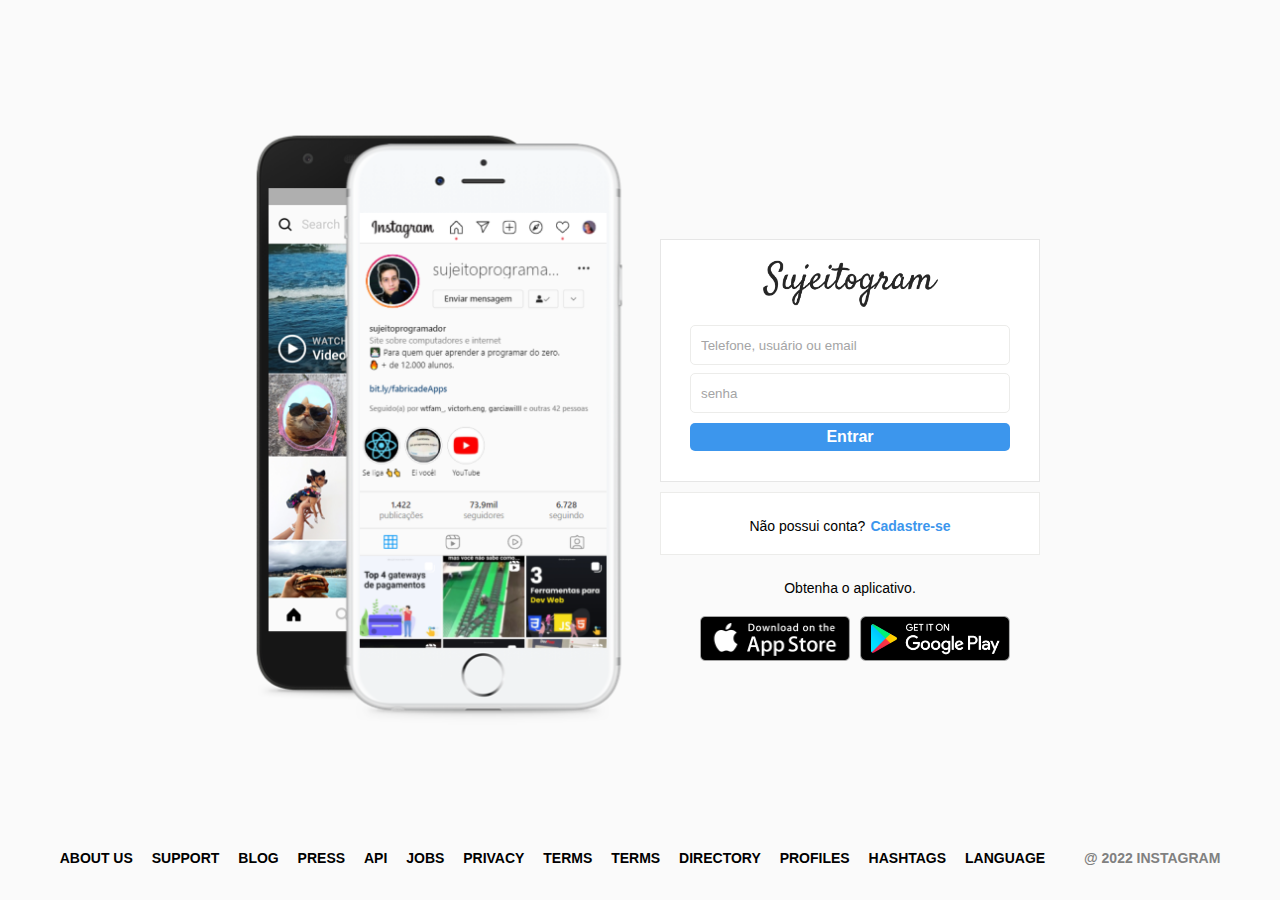
<file: index.html>
<!DOCTYPE html>
<html lang="pt-br">

<head>
  <meta charset="UTF-8">
  <meta name="viewport" content="width=device-width, initial-scale=1.0">
  <link rel="stylesheet" href="style.css" />
  <title>Jessicagram - Rede social</title>
</head>

<body>
  <div id="wrapper">
    <div id="container">
      <div class="column left">
      </div>
      <div class="column right">
        <div class="login-panel">
          <div class="logo">
            <img class="logo-img" src="assets/logo.png" alt="">
          </div>
          <form>
            <input type="text" placeholder="Telefone, usuário ou email" name="username" />
            <input type="password" placeholder="senha" name="password" />
            <input type="submit" value="Entrar" />
          </form>
        </div>
        <div class="create-download">
          <div class="create">
            <p>Não possui conta?</p>
            <a href="signup.html">Cadastre-se</a>
          </div>
          <p>Obtenha o aplicativo.</p>
          <div class="app-store">
            <img src="assets/appstore.png" alt="">
            <img src="assets/googleplay.png" alt="">
          </div>
        </div>
      </div>
    </div>
    <footer>
      <a href="#">ABOUT US</a>
      <a href="#">SUPPORT</a>
      <a href="#">BLOG</a>
      <a href="#">PRESS</a>
      <a href="#">API</a>
      <a href="#">JOBS</a>
      <a href="#">PRIVACY</a>
      <a href="#">TERMS</a>
      <a href="#">TERMS</a>
      <a href="#">DIRECTORY</a>
      <a href="#">PROFILES</a>
      <a href="#">HASHTAGS</a>
      <a href="#">LANGUAGE</a>
      <p>@ 2022 INSTAGRAM</p>
    </footer>
  </div>

</body>

</html>
</file>
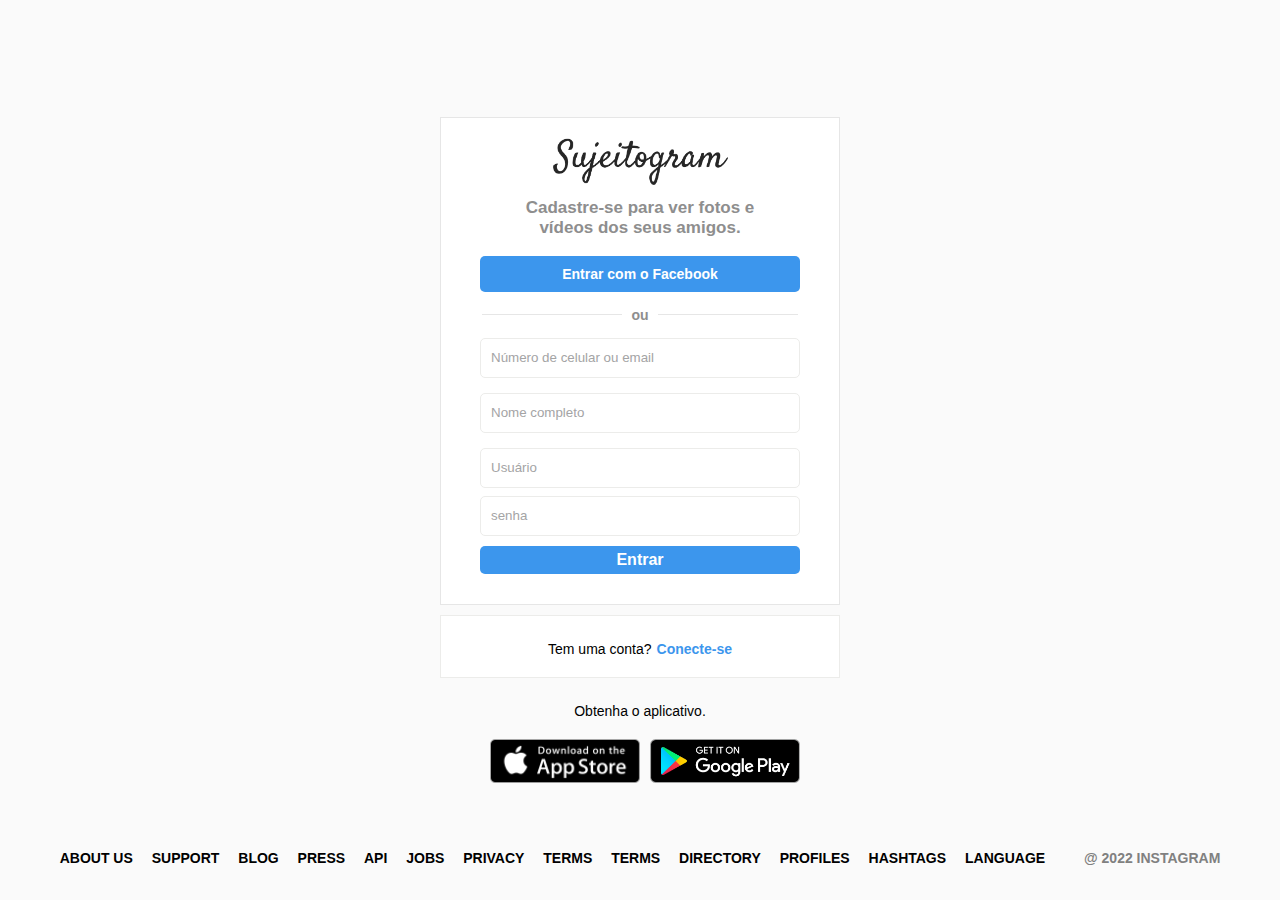
<file: signup.html>
<!DOCTYPE html>
<html lang="pt-br">

<head>
  <meta charset="UTF-8">
  <meta name="viewport" content="width=device-width, initial-scale=1.0">
  <link rel="stylesheet" href="style.css" />
  <title>Cadastro</title>
</head>

<body>
  <div id="wrapper">
    <div id="container-signup">
      <div class="column">
        <div class="login-panel">
          <div class="logo">
            <img class="logo-img" src="assets/logo.png" alt="">
          </div>
          <div class="message">
            <span>Cadastre-se para ver fotos e vídeos dos seus amigos.
            </span>
          </div>
          <button class="cta-button"> Entrar com o Facebook</button>
          <div class="divisor">
            <div class="line"></div>
            <div class="divisor-text">ou</div>
            <div class="line"></div>
          </div>
          <form>
            <input type="text" placeholder="Número de celular ou email" name="email" />
            <input type="text" placeholder="Nome completo" name="name" />
            <input type="text" placeholder="Usuário" name="name" />
            <input type="password" placeholder="senha" name="password" />
            <input type="submit" value="Entrar" />
          </form>
        </div>
        <div class="create-download">
          <div class="create">
            <p>Tem uma conta?</p>
            <a href="index.html">Conecte-se</a>
          </div>
          <p>Obtenha o aplicativo.</p>
          <div class="app-store">
            <img src="assets/appstore.png" alt="">
            <img src="assets/googleplay.png" alt="">
          </div>
        </div>
      </div>
    </div>
    <footer>
      <a href="#">ABOUT US</a>
      <a href="#">SUPPORT</a>
      <a href="#">BLOG</a>
      <a href="#">PRESS</a>
      <a href="#">API</a>
      <a href="#">JOBS</a>
      <a href="#">PRIVACY</a>
      <a href="#">TERMS</a>
      <a href="#">TERMS</a>
      <a href="#">DIRECTORY</a>
      <a href="#">PROFILES</a>
      <a href="#">HASHTAGS</a>
      <a href="#">LANGUAGE</a>
      <p>@ 2022 INSTAGRAM</p>
    </footer>
  </div>

</body>

</html>
</file>
<file: style.css>
* {
  margin: 0;
  padding: 0;
  outline: 0;
  box-sizing: border-box;
}

a {
  text-decoration: none;
  color: #3c96ed;
}

body {
  background-color: #fafafa;
  height: 100%;
  width: 100%;
  font-family: Arial, Helvetica, sans-serif;
  font-size: 14px;
  line-height: 16px;
}

#wrapper {
  height: 100vh;
}

#container {
  margin: 0 auto;
  min-height: 100%;
  display: flex;
  align-items: center;
  width: 800px;
}

.column {
  flex-grow: 1;
  width: 50%;
}

.left {
  background-image: url(assets/main-foto.png);
  background-size: 450px;
  height: 600px;
  background-repeat: no-repeat;
  background-position: center;
  margin-bottom: 50px;
}

.right {
  padding-left: 20px;
}

.login-panel {
  background-color: #fff;
  border: 1px solid #e6e6e6;
  text-align: center;
  padding: 20px 0;
}

.logo-img {
  justify-items: center;
  width: 175px;
}

form {
  display: flex;
  flex-direction: column;
  align-items: center;
  justify-content: center;
}

input[type="text"],
input[type="password"] {
  height: 40px;
  border-radius: 5px;
  background-color: #fff;
  border: 1px solid rgb(236, 236, 234);
  width: 320px;
  padding: 10px;
  margin-top: 15px;
}

input[type="password"] {
  margin-top: 8px;
}

input[type="text"]::placeholder,
input[type="password"]::placeholder {
  color: rgb(164, 164, 165);
}

input[type="text"]:focus,
input[type="password"]:focus {
  border: 1px solid #a1a1a1;
}

input[type="submit"] {
  background-color: #3c96ed;
  font-size: 16px;
  margin-bottom: 10px;
  margin-top: 10px;
  border-radius: 5px;
  width: 320px;
  padding: 5px;
  border: 0;
  color: #fff;
  font-weight: bold;
  cursor: pointer;
}

.create {
  background-color: #fff;
  margin-top: 10px;
  border: 1px solid rgb(236, 236, 234);
  display: flex;
  align-items: center;
  justify-content: center;
}

.create a {
  margin-left: 5px;
  padding-top: 5px;
  font-weight: bold;
  user-select: none;
}

.create-download p {
  text-align: center;
  margin-top: 25px;
  margin-bottom: 20px;
}

.app-store img {
  width: 150px;
  margin-left: 10px;
}

.app-store {
  display: flex;
  justify-content: center;
  cursor: pointer;
}

footer {
  text-align: center;
  height: 50px;
  margin-top: -50px;
}

footer a {
  margin-right: 15px;
  color: #000;
  font-weight: bold;
}

footer p {
  display: inline-block;
  font-size: 14px;
  font-weight: bold;
  color: grey;
  text-transform: uppercase;
  padding-left: 20px;
}

#container-signup {
  margin: 0 auto;
  min-height: 100%;
  display: flex;
  align-items: center;
  max-width: 400px;
}

.message {
  text-align: center;
  font-size: 17px;
  color: #8e8e8e;
  font-weight: bold;
  line-height: 20px;
  margin: 10px 80px;
}

.cta-button {
  background-color: #3c96ed;
  font-size: 14px;
  margin-top: 8px;
  border-radius: 5px;
  width: 320px;
  padding: 10px 5px;
  border: 0;
  color: #fff;
  font-weight: bold;
  cursor: pointer;
}

.divisor {
  display: flex;
  align-items: center;
  justify-content: center;
  padding-top: 15px;
}

.divisor-text {
  font-weight: bold;
  color: #8e8e8e;
  margin: 0 2.5%;
}

.line {
  height: 1px;
  background-color: #e6e6e6;
  width: 35%;
}

@media (max-width: 850px) {
  .left {
    display: none;
  }

  #container {
    max-width: 90%;
  }

  #container-signup {
    width: 90%;
  }
}

@media (max-width: 450px) {
  .message {
    font-size: 14px;
    margin: 5px 40px;
  }

  .cta-button {
    width: 80%;
  }

  input[type="text"],
  input[type="password"],
  input[type="submit"] {
    width: 80%;
  }

  footer {
    flex-direction: column;
    align-items: center;
    justify-content: center;
    margin-bottom: 20px;
  }

  footer a {
    font-size: 12px;
    margin: 0;
    margin-bottom: 10px;
  }
}
</file>
